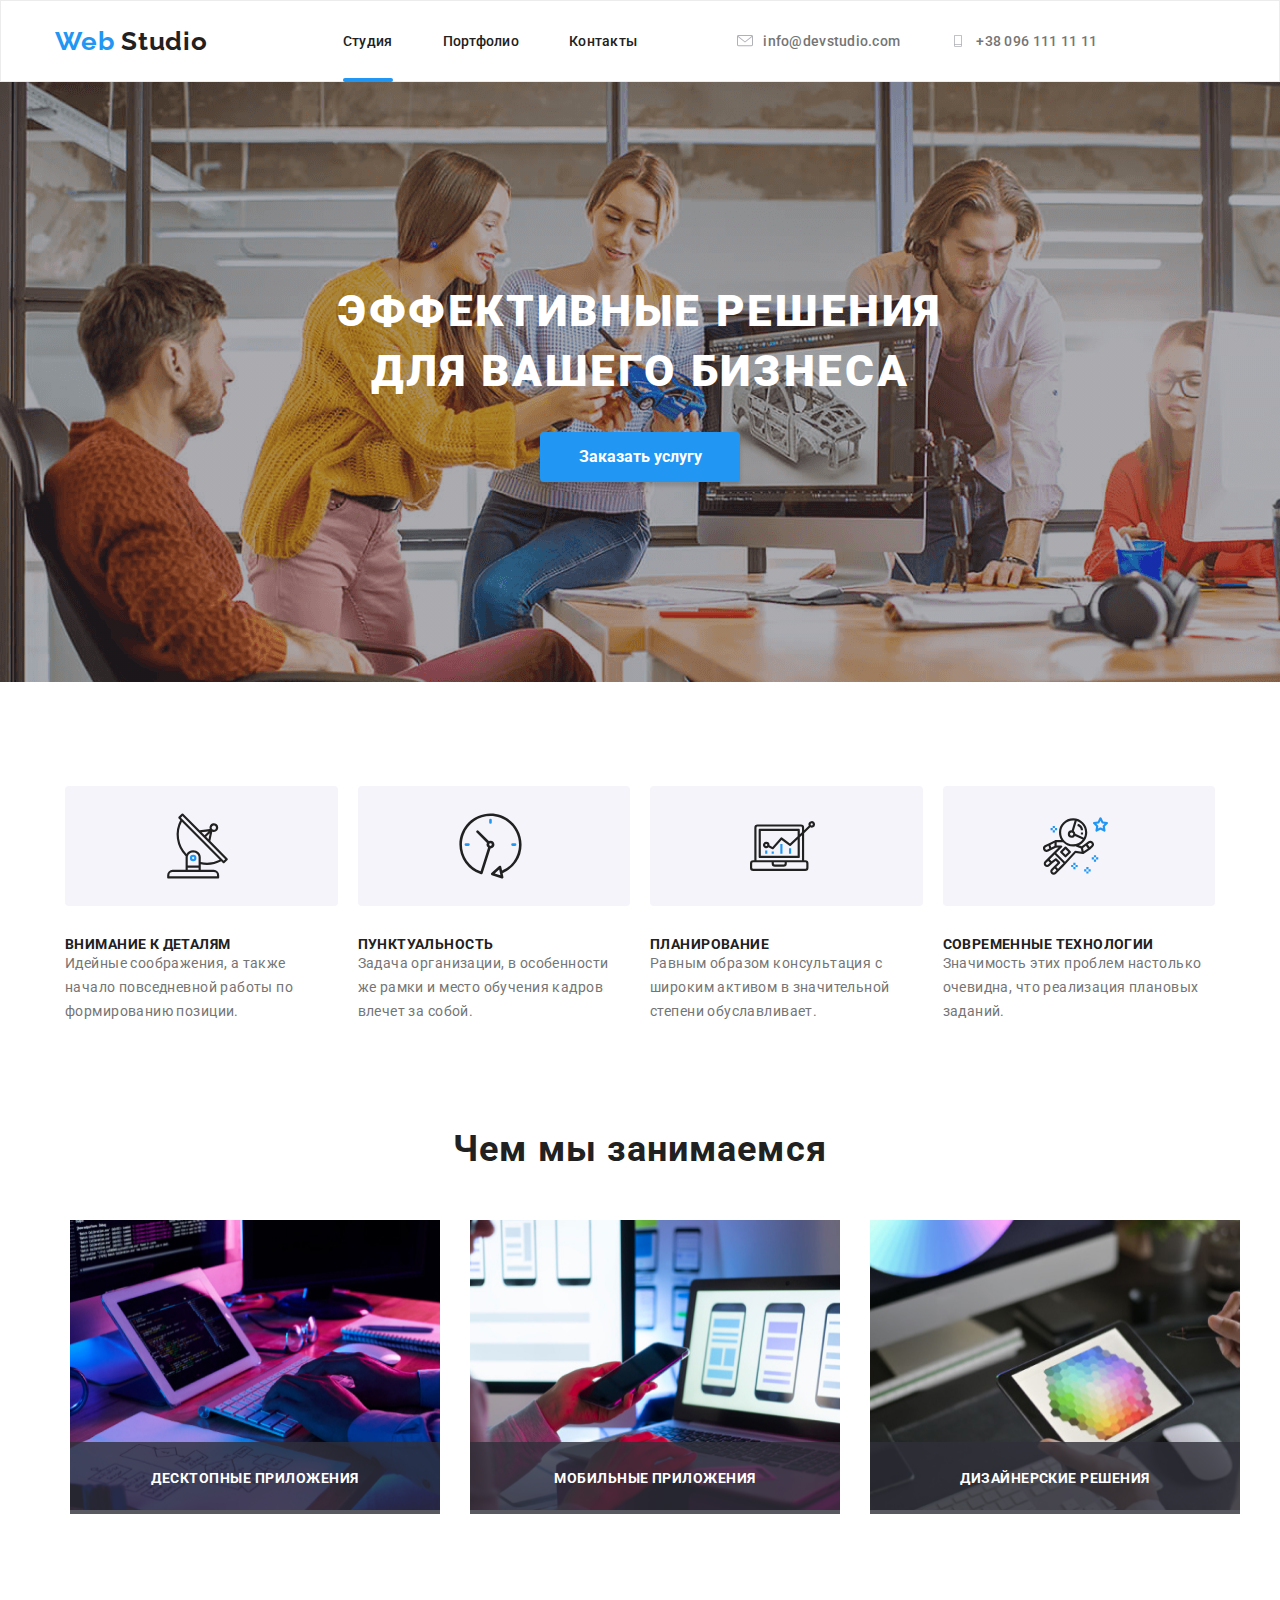
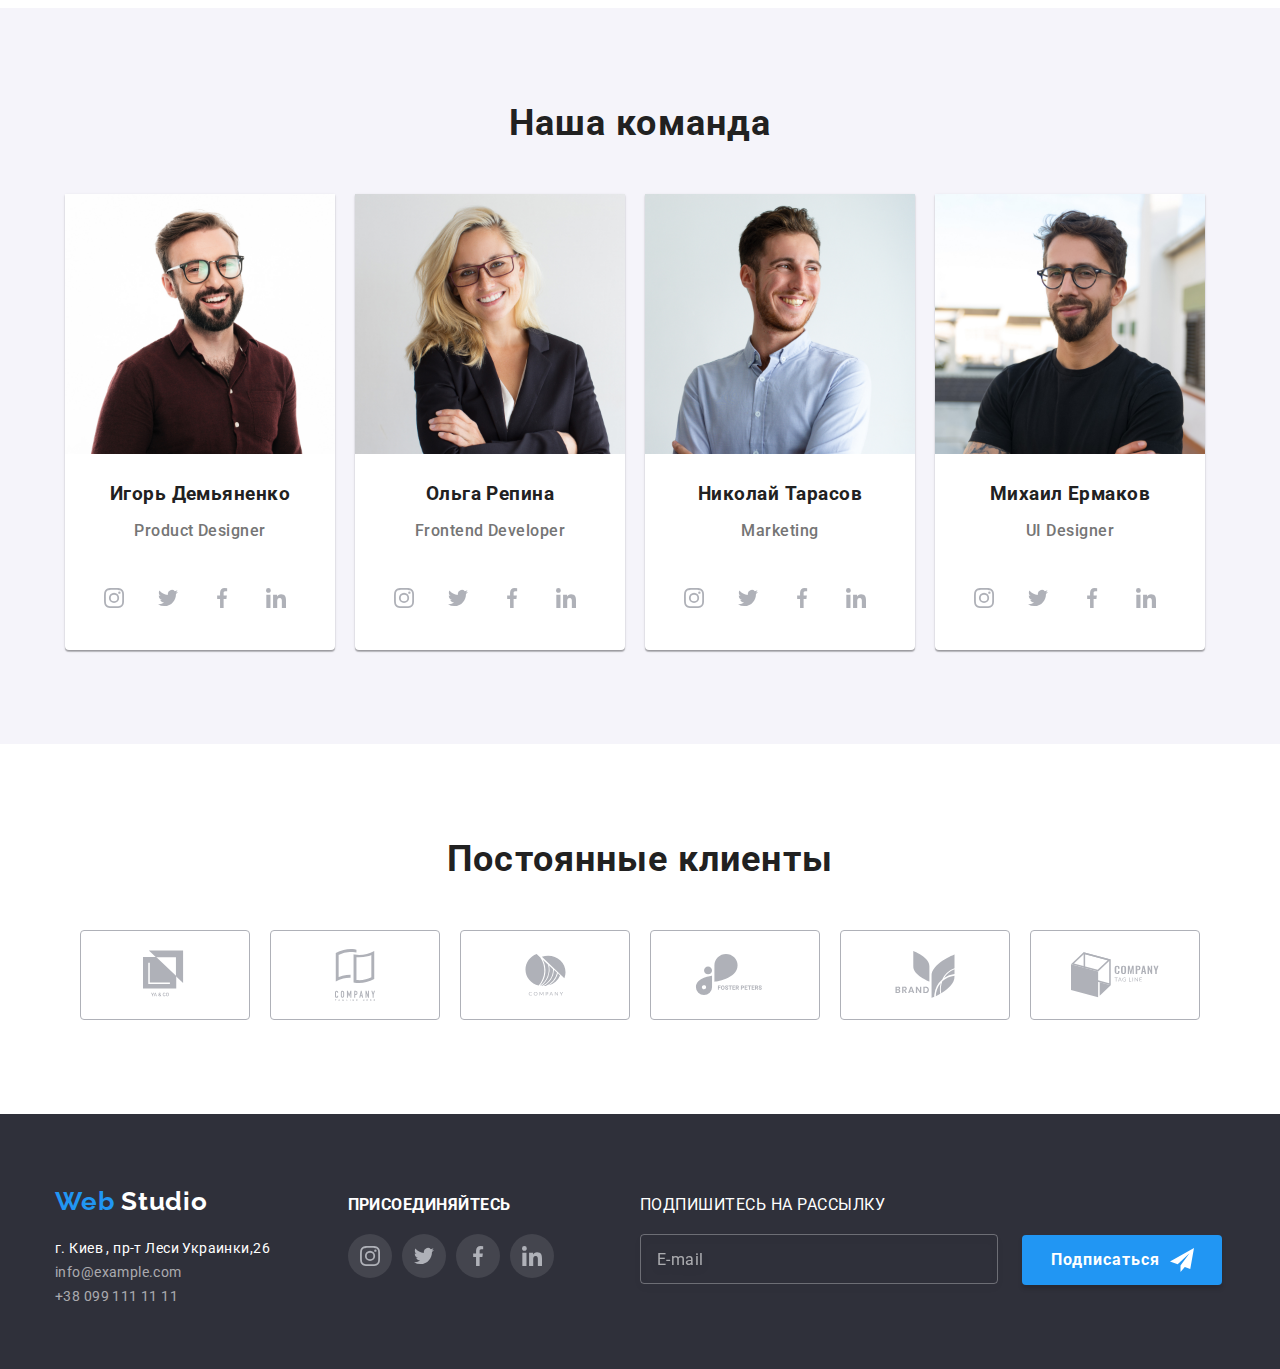
<file: index.html>
<!DOCTYPE html>
<html lang="ru">
	<head>
		<meta charset="UTF-8" />
		<meta name="viewport" content="width=device-width, initial-scale=1.0" />
		<meta http-equiv="X-UA-Compatible" content="ie=edge" />
		<link rel="icon" href="./favicon.ico" type="image/x-icon" />
		<link
			href="https://fonts.googleapis.com/css2?family=Raleway:wght@700&family=Roboto:wght@400;500;700;900&display=swap"
			rel="stylesheet"
		/>
		<link rel="stylesheet" href="./css/normalize.css" />
		<link rel="stylesheet" href="./css/style.css" />
		<title>Web Studio</title>
	</head>
	<body>
		<!-- Шапка сайту, навігація -->
		<header>
			<div class="container flex">
				<nav class="flex-header">
					<div class="logo">
						<!-- <img src="./images/logo.svg" alt="Логотип компанії" /> -->
						<a href="index.html" title="Main page">
							<span class="web">Web</span>
							<span class="studio">Studio</span>
						</a>
					</div>
					<ul class="link-menu list">
						<li class="item">
							<a href="https://ljubik.github.io/goit-markup-hw-06/index.html" class="menu-line current">Cтудия</a>
						</li>
						<li class="item"><a href="portfolio.html" class="menu-line">Портфолио</a></li>
						<li class="item"><a href="#contacts" class="menu-line">Контакты</a></li>
					</ul>
					<ul class="link-contact list">
						<li class="item">
							<a href="mailto:info@devstudio.com" class="link">
								<span class="link-item">
									<svg class="icon" width="10" height="16">
										<use xlink:href="./images/sprite.svg#icon_mail"></use>
									</svg>
								</span>

								<span>info@devstudio.com</span>
							</a>
						</li>
						<li class="item">
							<a href="tel:+380961111111" class="link">
								<span class="link-item">
									<svg class="icon" width="10" height="16">
										<use xlink:href="./images/sprite.svg#icon_mobile"></use>
									</svg>
								</span>

								<span>+38 096 111 11 11</span>
							</a>
						</li>
					</ul>
				</nav>
			</div>
		</header>
		<!-- Основний контент -->
		<main>
			<!-- розділ hero -->
			<section class="hero flex" title="Order a service">
				<div class="container">
					<div class="hero-center">
						<h1 class="hero-high-text">Эффективные решения для вашего бизнеса</h1>
						<button class="btn-hero" data-modal-open>Заказать услугу</button>
					</div>
				</div>
			</section>
			<!-- розділ benefits -->
			<section class="benefits flex" title="Benefits">
				<div class="container">
					<ul class="benefits-list list">
						<li class="benefits-item">
							<div class="rectangle1">
								<div class="rectangle1-img">
									<svg class="icon img">
										<use xlink:href="./images/sprite.svg#attentiontodetail"></use>
									</svg>
								</div>
							</div>
							<div class="rectangle1-txt">
								<h3>Внимание к деталям</h3>
								<p>Идейные соображения, а также начало повседневной работы по формированию позиции.</p>
							</div>
						</li>
						<li class="benefits-item">
							<div class="rectangle1">
								<div class="rectangle1-img">
									<svg class="icon">
										<use xlink:href="./images/sprite.svg#punctuality"></use>
									</svg>
								</div>
							</div>
							<div class="rectangle1-txt">
								<h3>Пунктуальность</h3>
								<p>Задача организации, в особенности же рамки и место обучения кадров влечет за собой.</p>
							</div>
						</li>
						<li class="benefits-item">
							<div class="rectangle1">
								<div class="rectangle1-img">
									<svg class="icon">
										<use xlink:href="./images/sprite.svg#planning"></use>
									</svg>
								</div>
							</div>
							<div class="rectangle1-txt">
								<h3>
									Планирование
								</h3>
								<p>Равным образом консультация с широким активом в значительной степени обуславливает.</p>
							</div>
						</li>
						<li class="benefits-item">
							<div class="rectangle1">
								<div class="rectangle1-img">
									<svg class="icon">
										<use xlink:href="./images/sprite.svg#technology"></use>
									</svg>
									<!-- <img src="./images/technology.svg" alt="Технологии" class="img" /> -->
								</div>
							</div>
							<div class="rectangle1-txt">
								<h3>
									Современные технологии
								</h3>
								<p>Значимость этих проблем настолько очевидна, что реализация плановых заданий.</p>
							</div>
						</li>
					</ul>
				</div>
			</section>
			<!-- розділ we-do -->
			<section class="we-do flex" title="What we do?">
				<div class="container">
					<h2 class="we-do-h-text">Чем мы занимаемся</h2>
					<div class="we-do-group">
						<ul class="we-do-list list">
							<li class="we-do-item">
								<div class="we-do-fig">
									<figure>
										<img src="./images/wedo-img1.jpg" alt="Зображення ноутбука" height="290" width="370" />
										<figcaption><div class="we-do-cap">Десктопные приложения</div></figcaption>
									</figure>
								</div>
							</li>
							<li class="we-do-item">
								<div class="we-do-fig">
									<figure>
										<img src="./images/wedo-img2.jpg" alt="Зображення мобільного" height="290" width="370" />
										<figcaption><div class="we-do-cap">Мобильные приложения</div></figcaption>
									</figure>
								</div>
							</li>
							<li class="we-do-item">
								<div class="we-do-fig">
									<figure>
										<img src="./images/wedo-img3.jpg" alt="Зображення сенсорного монітора" height="290" width="370" />
										<figcaption><div class="we-do-cap">Дизайнерские решения</div></figcaption>
									</figure>
								</div>
							</li>
						</ul>
					</div>
				</div>
			</section>
			<!-- розділ team -->
			<section class="team" title="Team">
				<div class="container team-container">
					<h2 class="team-h-text">Наша команда</h2>
					<ul class="team-list list">
						<li class="team-item">
							<div class="card">
								<img src="./images/img11.jpg" alt="Игорь Демьяненко" height="260" width="270" />
								<div class="team-card-info">
									<div class="team-title">
										<h3>Игорь Демьяненко</h3>
									</div>
									<p class="team-text" lang="en">Product Designer</p>
									<div class="social">
										<ul class="team-list list">
											<li class="team-card">
												<a
													href="https://instagram.com/"
													class="social-link"
													aria-label="Instagram"
													target="_blank"
													rel="noopener noreferrer"
												>
													<svg class="icon social" width="20" height="20">
														<use xlink:href="./images/sprite.svg#icon_instagram"></use>
													</svg>
												</a>
											</li>
											<li class="team-card">
												<a
													href="https://twitter.com/"
													class="social-link"
													aria-label="Twitter"
													target="_blank"
													rel="noopener noreferrer"
												>
													<svg class="icon social" width="20" height="20">
														<use xlink:href="./images/sprite.svg#icon_twitter"></use>
													</svg>
												</a>
											</li>
											<li class="team-card">
												<a
													href="https://facebook.com/"
													class="social-link"
													aria-label="Facebook"
													target="_blank"
													rel="noopener noreferrer"
												>
													<svg class="icon social" width="20" height="20">
														<use xlink:href="./images/sprite.svg#icon_facebook"></use>
													</svg>
												</a>
											</li>
											<li class="team-card">
												<a
													href="https://linkedin.com/"
													class="social-link"
													aria-label="Linkedin"
													target="_blank"
													rel="noopener noreferrer"
												>
													<svg class="icon social" width="20" height="20">
														<use xlink:href="./images/sprite.svg#icon_linkedin"></use>
													</svg>
												</a>
											</li>
										</ul>
									</div>
								</div>
							</div>
						</li>
						<li class="team-item">
							<div class="card">
								<img src="./images/img22.jpg" alt="Ольга Репина" height="260" width="270" />
								<div class="team-card-info">
									<div class="team-title">
										<h3>Ольга Репина</h3>
									</div>
									<p lang="en">Frontend Developer</p>
									<div class="social">
										<ul class="team-list list">
											<li class="team-card">
												<a
													href="https://instagram.com/"
													class="social-link"
													aria-label="Instagram"
													target="_blank"
													rel="noopener noreferrer"
												>
													<svg class="icon social" width="20" height="20">
														<use xlink:href="./images/sprite.svg#icon_instagram"></use>
													</svg>
												</a>
											</li>
											<li class="team-card">
												<a
													href="https://twitter.com/"
													class="social-link"
													aria-label="Twitter"
													target="_blank"
													rel="noopener noreferrer"
												>
													<svg class="icon social" width="20" height="20">
														<use xlink:href="./images/sprite.svg#icon_twitter"></use>
													</svg>
												</a>
											</li>
											<li class="team-card">
												<a
													href="https://facebook.com/"
													class="social-link"
													aria-label="Facebook"
													target="_blank"
													rel="noopener noreferrer"
												>
													<svg class="icon social" width="20" height="20">
														<use xlink:href="./images/sprite.svg#icon_facebook"></use>
													</svg>
												</a>
											</li>
											<li class="team-card">
												<a
													href="https://linkedin.com/"
													class="social-link"
													aria-label="Linkedin"
													target="_blank"
													rel="noopener noreferrer"
												>
													<svg class="icon social" width="20" height="20">
														<use xlink:href="./images/sprite.svg#icon_linkedin"></use>
													</svg>
												</a>
											</li>
										</ul>
									</div>
								</div>
							</div>
						</li>
						<li class="team-item">
							<div class="card">
								<img src="./images/img33.jpg" alt="Николай Тарасов" height="260" width="270" />
								<div class="team-card-info">
									<div class="team-title">
										<h3>Николай Тарасов</h3>
									</div>
									<p lang="en">Marketing</p>
									<div class="social">
										<ul class="team-list list">
											<li class="team-card">
												<a
													href="https://instagram.com/"
													class="social-link"
													aria-label="Instagram"
													target="_blank"
													rel="noopener noreferrer"
												>
													<svg class="icon social" width="20" height="20">
														<use xlink:href="./images/sprite.svg#icon_instagram"></use>
													</svg>
												</a>
											</li>
											<li class="team-card">
												<a
													href="https://twitter.com/"
													class="social-link"
													aria-label="Twitter"
													target="_blank"
													rel="noopener noreferrer"
												>
													<svg class="icon social" width="20" height="20">
														<use xlink:href="./images/sprite.svg#icon_twitter"></use>
													</svg>
												</a>
											</li>
											<li class="team-card">
												<a
													href="https://facebook.com/"
													class="social-link"
													aria-label="Facebook"
													target="_blank"
													rel="noopener noreferrer"
												>
													<svg class="icon social" width="20" height="20">
														<use xlink:href="./images/sprite.svg#icon_facebook"></use>
													</svg>
												</a>
											</li>
											<li class="team-card">
												<a
													href="https://linkedin.com/"
													class="social-link"
													aria-label="Linkedin"
													target="_blank"
													rel="noopener noreferrer"
												>
													<svg class="icon social" width="20" height="20">
														<use xlink:href="./images/sprite.svg#icon_linkedin"></use>
													</svg>
												</a>
											</li>
										</ul>
									</div>
								</div>
							</div>
						</li>
						<li class="team-item">
							<div class="card">
								<img src="./images/img44.jpg" alt="Михаил Ермаков" height="260" width="270" />
								<div class="team-card-info">
									<div class="team-title">
										<h3>Михаил Ермаков</h3>
									</div>
									<p lang="en">UI Designer</p>
									<div class="social">
										<ul class="team-list list">
											<li class="team-card">
												<a
													href="https://instagram.com/"
													class="social-link"
													aria-label="Instagram"
													target="_blank"
													rel="noopener noreferrer"
												>
													<svg class="icon social" width="20" height="20">
														<use xlink:href="./images/sprite.svg#icon_instagram"></use>
													</svg>
												</a>
											</li>
											<li class="team-card">
												<a
													href="https://twitter.com/"
													class="social-link"
													aria-label="Twitter"
													target="_blank"
													rel="noopener noreferrer"
												>
													<svg class="icon social" width="20" height="20">
														<use xlink:href="./images/sprite.svg#icon_twitter"></use>
													</svg>
												</a>
											</li>
											<li class="team-card">
												<a
													href="https://facebook.com/"
													class="social-link"
													aria-label="Facebook"
													target="_blank"
													rel="noopener noreferrer"
												>
													<svg class="icon social" width="20" height="20">
														<use xlink:href="./images/sprite.svg#icon_facebook"></use>
													</svg>
												</a>
											</li>
											<li class="team-card">
												<a
													href="https://linkedin.com/"
													class="social-link"
													aria-label="Linkedin"
													target="_blank"
													rel="noopener noreferrer"
												>
													<svg class="icon social" width="20" height="20">
														<use xlink:href="./images/sprite.svg#icon_linkedin"></use>
													</svg>
												</a>
											</li>
										</ul>
									</div>
								</div>
							</div>
						</li>
					</ul>
				</div>
			</section>
			<!-- розділ сlients -->
			<section class="clients" title="Clients">
				<div class="container">
					<h2 class="clients-h-text">Постоянные клиенты</h2>
					<div class="clients-cont flex">
						<ul class="clients-list">
							<li class="clients-card list">
								<div class="clients-logo">
									<a href="#" target="_blank" rel="noopener noreferrer" class="link-clients">
										<svg class="icon-clients icon" width="44" height="50">
											<use href="./images/sprite.svg#logo_1"></use>
										</svg>
									</a>
								</div>
							</li>
							<li class="clients-card list">
								<div class="clients-logo">
									<a href="#" target="_blank" rel="noopener noreferrer" class="link-clients">
										<svg class="icon-clients icon" width="40" height="52">
											<use href="./images/sprite.svg#logo_2"></use>
										</svg>
									</a>
								</div>
							</li>
							<li class="clients-card list">
								<div class="clients-logo">
									<a href="#" target="_blank" rel="noopener noreferrer" class="link-clients">
										<svg class="icon-clients icon" width="41" height="42">
											<use href="./images/sprite.svg#logo_3"></use>
										</svg>
									</a>
								</div>
							</li>
							<li class="clients-card list">
								<div class="clients-logo">
									<a href="#" target="_blank" rel="noopener noreferrer" class="link-clients">
										<svg class="icon-clients icon" width="80" height="42">
											<use href="./images/sprite.svg#logo_4"></use>
										</svg>
									</a>
								</div>
							</li>
							<li class="clients-card list">
								<div class="clients-logo">
									<a href="#" target="_blank" rel="noopener noreferrer" class="link-clients">
										<svg class="icon-clients icon" width="60" height="47">
											<use href="./images/sprite.svg#logo_5"></use>
										</svg>
									</a>
								</div>
							</li>
							<li class="clients-card list">
								<div class="clients-logo">
									<a href="#" target="_blank" rel="noopener noreferrer" class="link-clients">
										<svg class="icon-clients icon" width="88" height="46">
											<use href="./images/sprite.svg#logo_6"></use>
										</svg>
									</a>
								</div>
							</li>
						</ul>
					</div>
				</div>
			</section>
		</main>
		<!-- Нижня частина сайту -->
		<footer id="contacts">
			<div class="container">
				<div class="footer">
					<ul class="foot-list list">
						<li class="foot-address">
							<div class="logo">
								<a href="index.html" title="Main page">
									<span class="web">Web</span>
									<span class="studio-down">Studio</span>
									<br />
								</a>
							</div>
							<div class="address">
								<address>г. Киев , пр-т Леси Украинки,26</address>

								<p><a href="mailto:info@example.com" class="down-cont-link">info@example.com</a></p>
								<p><a href="tel:380991111111" class="down-cont-link">+38 099 111 11 11</a></p>
							</div>
						</li>
						<li class="foot-social">
							<h4>Присоединяйтесь</h4>
							<div class="social">
								<ul class="team-list list">
									<li class="foot-social-card">
										<a
											href="https://instagram.com/"
											class="social-link"
											aria-label="Instagram"
											target="_blank"
											rel="noopener noreferrer"
										>
											<svg class="icon social" width="20" height="20">
												<use xlink:href="./images/sprite.svg#icon_instagram"></use>
											</svg>
										</a>
									</li>
									<li class="foot-social-card">
										<a
											href="https://twitter.com/"
											class="social-link"
											aria-label="Twitter"
											target="_blank"
											rel="noopener noreferrer"
										>
											<svg class="icon social" width="20" height="20">
												<use xlink:href="./images/sprite.svg#icon_twitter"></use>
											</svg>
										</a>
									</li>
									<li class="foot-social-card">
										<a
											href="https://facebook.com/"
											class="social-link"
											aria-label="Facebook"
											target="_blank"
											rel="noopener noreferrer"
										>
											<svg class="icon social" width="20" height="20">
												<use xlink:href="./images/sprite.svg#icon_facebook"></use>
											</svg>
										</a>
									</li>
									<li class="foot-social-card">
										<a
											href="https://linkedin.com/"
											class="social-link"
											aria-label="Linkedin"
											target="_blank"
											rel="noopener noreferrer"
										>
											<svg class="icon social" width="20" height="20">
												<use xlink:href="./images/sprite.svg#icon_linkedin"></use>
											</svg>
										</a>
									</li>
								</ul>
							</div>
						</li>
						<li class="foot-subscribe">
							<label for="mail">Подпишитесь на рассылку</label>

							<form action="#" method="post" id="usrform" class="form-subscribe">
								<input type="email" name="email" class="inpt-mail" id="mail" placeholder="E-mail" />
								<div class="foot-pos-button">
									<button class="btn-subscribe" type="submit">
										Подписаться
										<svg width="24" height="24">
											<use href="./images/sprite.svg#telegram"></use>
										</svg>
									</button>
								</div>
							</form>
						</li>
					</ul>
				</div>
			</div>
		</footer>
		<!-- Модальне вікно -->
		<div class="backdrop is-hidden" data-modal>
			<div class="modal">
				<button class="btn-close-modal" data-modal-close>
					<svg class="icon" width="18" height="18">
						<use xlink:href="./images/sprite.svg#icon_close"></use>
					</svg>
				</button>
				<h2>Оставьте свои данные, мы вам перезвоним</h2>
				<form method="post" id="subscribe-form">
					<div class="form">
						<label for="name">Имя</label>
						<input type="name" name="name" id="name" required />
						<svg width="18" height="18" class="icon">
							<use xlink:href="./images/SVG/user-name.svg#user-name"></use>
						</svg>
					</div>
					<div class="form">
						<label for="tel">Телефон</label>
						<input type="tel" name="tel" id="tel" required />
						<svg width="18" height="18" class="icon">
							<use xlink:href="./images/SVG/user-tel.svg#user-tel"></use>
						</svg>
					</div>
					<div class="form">
						<label for="mailbox">Почта</label>
						<input type="email" name="mailbox" id="mailbox" class="input" required />
						<svg width="18" height="18" class="icon">
							<use xlink:href="./images/SVG/user-mail.svg#user-mail"></use>
						</svg>
					</div>
					<div class="form">
						<label for="comment">Коментарий</label>
						<textarea name="comment" id="comment" cols="5" rows="" placeholder="Введите текст"></textarea>
					</div>
					<div role="group" class="agreement">
						<label for="agreement-checkbox">
							<input type="checkbox" name="agreement" id="agreement-checkbox" required />
							<span class="agreement-icon"></span>
							Соглашаюсь с рассылкой и принимаю
							<a class="agreement-link" target="_blank" rel="noopener noreferrer" href="./license.html">
								Условия договора
							</a>
						</label>
					</div>
					<button type="submit" class="agreement-submit">Отправить</button>
				</form>
			</div>
		</div>
		<script src="./js/modal.js"></script>
	</body>
</html>
</file>
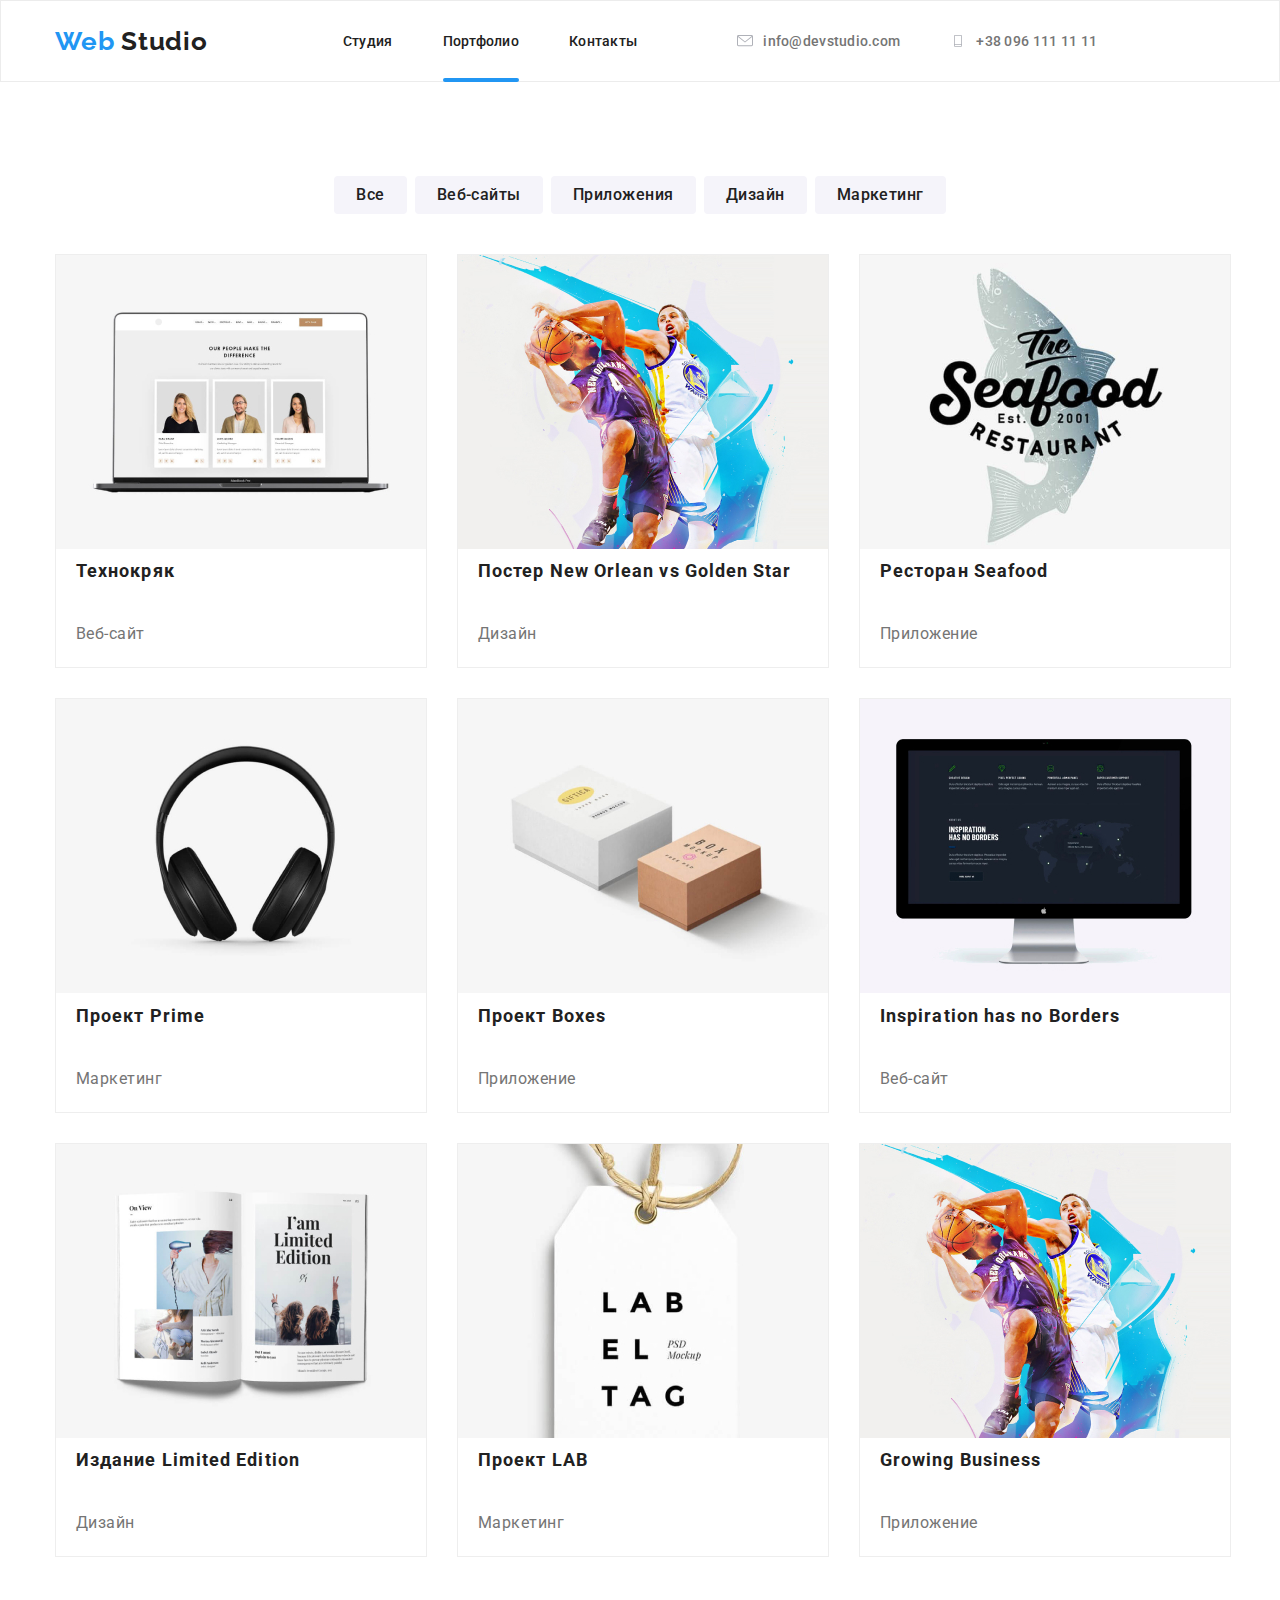
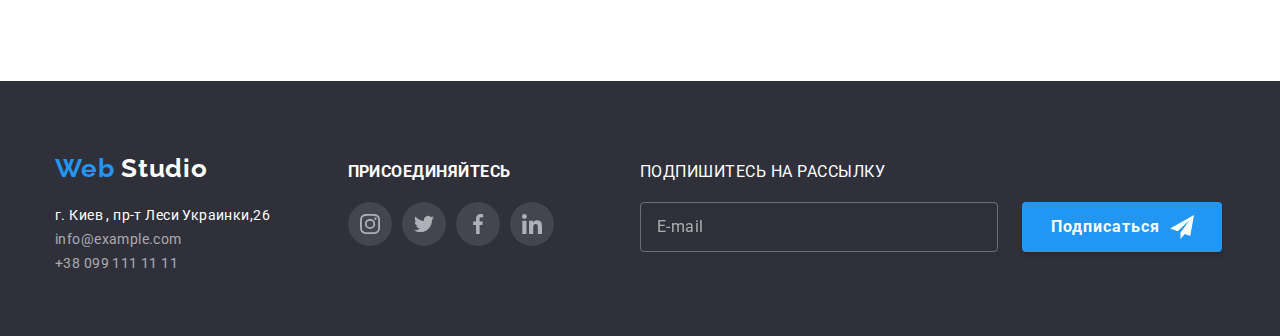
<file: portfolio.html>
<!DOCTYPE html>
<html lang="ru">
	<head>
		<meta charset="UTF-8" />
		<meta name="viewport" content="width=device-width, initial-scale=1.0" />
		<meta http-equiv="X-UA-Compatible" content="ie=edge" />
		<link rel="icon" href="./favicon.ico" type="image/x-icon" />
		<link
			href="https://fonts.googleapis.com/css2?family=Raleway:wght@700&family=Roboto:wght@400;500;700;900&display=swap"
			rel="stylesheet"
		/>
		<link rel="stylesheet" href="./css/normalize.css" />
		<link rel="stylesheet" href="./css/style.css" />
		<title>Web Studio - portfolio</title>
	</head>
	<body>
		<!-- Шапка сайту -->
		<header>
			<div class="container flex">
				<nav class="flex-header">
					<div class="logo">
						<!-- <img src="./images/logo.svg" alt="Логотип компанії" /> -->
						<a href="index.html" title="Main page">
							<span class="web">Web</span>
							<span class="studio">Studio</span>
						</a>
					</div>
					<ul class="link-menu list">
						<li class="item">
							<a href="https://ljubik.github.io/goit-markup-hw-06/index.html" class="menu-line">Cтудия</a>
						</li>
						<li class="item"><a href="portfolio.html" class="menu-line current">Портфолио</a></li>
						<li class="item"><a href="#contacts" class="menu-line">Контакты</a></li>
					</ul>
					<ul class="link-contact list">
						<li class="item">
							<a href="mailto:info@devstudio.com" class="link">
								<span class="link-item">
									<svg class="icon" width="10" height="16">
										<use xlink:href="./images/sprite.svg#icon_mail"></use>
									</svg>
								</span>

								<span>info@devstudio.com</span>
							</a>
						</li>
						<li class="item">
							<a href="tel:+380961111111" class="link">
								<span class="link-item">
									<svg class="icon" width="10" height="16">
										<use xlink:href="./images/sprite.svg#icon_mobile"></use>
									</svg>
								</span>

								<span>+38 096 111 11 11</span>
							</a>
						</li>
					</ul>
				</nav>
			</div>
		</header>
		<!-- Основний контент -->
		<main>
			<h1 hidden>Портфоліо, галерея робіт</h1>
			<!-- розділ galery -->
			<section class="gallery-section" title="Gallery">
				<div class="container">
					<ul class="btn-gal-group list">
						<li class="btn-gal-item"><button class="btn btn-gallery">Все</button></li>
						<li class="btn-gal-item"><button class="btn btn-gallery">Веб-сайты</button></li>
						<li class="btn-gal-item"><button class="btn btn-gallery">Приложения</button></li>
						<li class="btn-gal-item"><button class="btn btn-gallery">Дизайн</button></li>
						<li class="btn-gal-item"><button class="btn btn-gallery">Маркетинг</button></li>
					</ul>
					<div class="gallery">
						<ul class="gallery-list list">
							<li class="gal-item">
								<div class="card-gallery">
									<div class="gal-card-img">
										<a href="#">
											<img src="images/portfolio-1.jpg" alt="Photo portfolio" width="370" height="294" />
										</a>
										<div class="gal-card-overlay">
											<div class="gal-card-actions">
												<div class="gal-card-text">
													Технокряк это современная площадка распространения коронавируса. Компании используют эту
													платформу для цифрового шпионажа и атак на защищённые сервера конкурентов.
												</div>
											</div>
										</div>
									</div>

									<div class="gal-card-info">
										<h2 class="gal-title">Технокряк</h2>

										<p class="gal-text">Веб-сайт</p>
									</div>
								</div>
							</li>
							<li class="gal-item">
								<div class="card-gallery">
									<div class="gal-card-img">
										<a href="#">
											<img src="images/portfolio-2.jpg" alt="Photo portfolio" width="370" height="294" />
										</a>
										<div class="gal-card-overlay">
											<div class="gal-card-actions">
												<div class="gal-card-text"></div>
											</div>
										</div>
									</div>
									<div class="gal-card-info">
										<h2 class="gal-title">Постер New Orlean vs Golden Star</h2>

										<p class="gal-text">Дизайн</p>
									</div>
								</div>
							</li>
							<li class="gal-item">
								<div class="card-gallery">
									<div class="gal-card-img">
										<a href="#">
											<img src="images/portfolio-3.jpg" alt="Photo portfolio" width="370" height="294" />
										</a>
										<div class="gal-card-overlay">
											<div class="gal-card-actions">
												<div class="gal-card-text"></div>
											</div>
										</div>
									</div>

									<div class="gal-card-info">
										<h2 class="gal-title">Ресторан Seafood</h2>

										<p class="gal-text">Приложение</p>
									</div>
								</div>
							</li>
							<li class="gal-item">
								<div class="card-gallery">
									<div class="gal-card-img">
										<a href="#">
											<img src="images/portfolio-4.jpg" alt="Photo portfolio" width="370" height="294" />
										</a>
										<div class="gal-card-overlay">
											<div class="gal-card-actions">
												<div class="gal-card-text"></div>
											</div>
										</div>
									</div>

									<div class="gal-card-info">
										<h2 class="gal-title">Проект Prime</h2>

										<p class="gal-text">Маркетинг</p>
									</div>
								</div>
							</li>
							<li class="gal-item">
								<div class="card-gallery">
									<div class="gal-card-img">
										<a href="#">
											<img src="images/portfolio-5.jpg" alt="Photo portfolio" width="370" height="294" />
										</a>
										<div class="gal-card-overlay">
											<div class="gal-card-actions">
												<div class="gal-card-text"></div>
											</div>
										</div>
									</div>

									<div class="gal-card-info">
										<h2 class="gal-title">Проект Boxes</h2>

										<p class="gal-text">Приложение</p>
									</div>
								</div>
							</li>
							<li class="gal-item">
								<div class="card-gallery">
									<div class="gal-card-img">
										<a href="#">
											<img src="images/portfolio-6.jpg" alt="Photo portfolio" width="370" height="294" />
										</a>
										<div class="gal-card-overlay">
											<div class="gal-card-actions">
												<div class="gal-card-text"></div>
											</div>
										</div>
									</div>

									<div class="gal-card-info">
										<h2 class="gal-title">Inspiration has no Borders</h2>

										<p class="gal-text">Веб-сайт</p>
									</div>
								</div>
							</li>
							<li class="gal-item">
								<div class="card-gallery">
									<div class="gal-card-img">
										<a href="#">
											<img src="images/portfolio-7.jpg" alt="Photo portfolio" width="370" height="294" />
										</a>
										<div class="gal-card-overlay">
											<div class="gal-card-actions">
												<div class="gal-card-text"></div>
											</div>
										</div>
									</div>

									<div class="gal-card-info">
										<h2 class="gal-title">Издание Limited Edition</h2>

										<p class="gal-text">Дизайн</p>
									</div>
								</div>
							</li>
							<li class="gal-item">
								<div class="card-gallery">
									<div class="gal-card-img">
										<a href="#">
											<img src="images/portfolio-8.jpg" alt="Photo portfolio" width="370" height="294" />
										</a>
										<div class="gal-card-overlay">
											<div class="gal-card-actions">
												<div class="gal-card-text"></div>
											</div>
										</div>
									</div>

									<div class="gal-card-info">
										<h2 class="gal-title">Проект LAB</h2>

										<p class="gal-text">Маркетинг</p>
									</div>
								</div>
							</li>
							<li class="gal-item">
								<div class="card-gallery">
									<div class="gal-card-img">
										<a href="#">
											<img src="images/portfolio-2.jpg" alt="Photo portfolio" width="370" height="294" />
										</a>
										<div class="gal-card-overlay">
											<div class="gal-card-actions">
												<div class="gal-card-text"></div>
											</div>
										</div>
									</div>

									<div class="gal-card-info">
										<h2 class="gal-title">Growing Business</h2>

										<p class="gal-text">Приложение</p>
									</div>
								</div>
							</li>
						</ul>
					</div>
				</div>
			</section>
		</main>
		<!-- Нижня частина сайту -->
		<footer id="contacts">
			<div class="container">
				<div class="footer">
					<ul class="foot-list list">
						<li class="foot-address">
							<div class="logo">
								<a href="index.html" title="Main page">
									<span class="web">Web</span>
									<span class="studio-down">Studio</span>
									<br />
								</a>
							</div>
							<div class="address">
								<address>г. Киев , пр-т Леси Украинки,26</address>

								<p><a href="mailto:info@example.com" class="down-cont-link">info@example.com</a></p>
								<p><a href="tel:380991111111" class="down-cont-link">+38 099 111 11 11</a></p>
							</div>
						</li>
						<li class="foot-social">
							<h4>Присоединяйтесь</h4>
							<div class="social">
								<ul class="team-list list">
									<li class="foot-social-card">
										<a
											href="https://instagram.com/"
											class="social-link"
											aria-label="Instagram"
											target="_blank"
											rel="noopener noreferrer"
										>
											<svg class="icon social" width="20" height="20">
												<use xlink:href="./images/sprite.svg#icon_instagram"></use>
											</svg>
										</a>
									</li>
									<li class="foot-social-card">
										<a
											href="https://twitter.com/"
											class="social-link"
											aria-label="Twitter"
											target="_blank"
											rel="noopener noreferrer"
										>
											<svg class="icon social" width="20" height="20">
												<use xlink:href="./images/sprite.svg#icon_twitter"></use>
											</svg>
										</a>
									</li>
									<li class="foot-social-card">
										<a
											href="https://facebook.com/"
											class="social-link"
											aria-label="Facebook"
											target="_blank"
											rel="noopener noreferrer"
										>
											<svg class="icon social" width="20" height="20">
												<use xlink:href="./images/sprite.svg#icon_facebook"></use>
											</svg>
										</a>
									</li>
									<li class="foot-social-card">
										<a
											href="https://linkedin.com/"
											class="social-link"
											aria-label="Linkedin"
											target="_blank"
											rel="noopener noreferrer"
										>
											<svg class="icon social" width="20" height="20">
												<use xlink:href="./images/sprite.svg#icon_linkedin"></use>
											</svg>
										</a>
									</li>
								</ul>
							</div>
						</li>
						<li class="foot-subscribe">
							<label for="mail">Подпишитесь на рассылку</label>

							<form action="#" method="post" id="usrform" class="form-subscribe">
								<input type="email" name="email" class="inpt-mail" id="mail" placeholder="E-mail" />
								<div class="foot-pos-button">
									<button class="btn-subscribe" type="submit">
										Подписаться
										<svg width="24" height="24">
											<use href="./images/sprite.svg#telegram"></use>
										</svg>
									</button>
								</div>
							</form>
						</li>
					</ul>
				</div>
			</div>
		</footer>
	</body>
</html>
</file>
<file: css/style.css>
html {
	box-sizing: border-box;
}

*,
*::before,
*::after {
	box-sizing: inherit;
	margin: 0;
	padding: 0;
	/*outline: 2px solid blue;*/
	-webkit-box-sizing: border-box; /* Нужно для мобильного WebKit */
	-moz-box-sizing: border-box; /* Нужно для Firefox */
}

/* *[ Index page style ]* */

/* font-family: 'Raleway', sans-serif;
font-family: 'Roboto', sans-serif; */

:root {
	--dark-color: #212121;
	--body-color: #757575;
	--icon-color: #afb1b8;
	--link-color: #2196f3;
	--light-color: #ffffff;
	--footer-bgcolor: #2f303a;
	--bkg-lite-color: #f5f4fa;
	--bkg-card-color: rgba(47, 48, 58, 0.8);
	--box-shadow-dark: rgba(0, 0, 0, 0.15);
}

body {
	font-family: "Roboto", sans-serif;
	font-style: normal;
	font-weight: normal;
	letter-spacing: 0.03em;
	color: var(--dark-color);
}

a {
	text-decoration: none;
	color: var(--dark-color);
	transition: color 250ms cubic-bezier(0.4, 0, 0.2, 1);
	transition: fill 250ms cubic-bezier(0.4, 0, 0.2, 1);
}

/* img {
	display: block;
	width: 100%;
	height: auto;
	clear: left;
} */

a:hover,
a:focus {
	color: var(--link-color);
	fill: var(--link-color);
	transition: color 250ms cubic-bezier(0.4, 0, 0.2, 1);
	transition: fill 250ms cubic-bezier(0.4, 0, 0.2, 1);
}

header {
	border: 1px solid #ececec;
}

.container {
	width: 1200px;
	padding-left: 15px;
	padding-right: 15px;
	margin-left: auto;
	margin-right: auto;
}

.flex {
	display: flex;
}

.flex-header {
	display: flex;
	align-items: center;
}

.nav {
	margin-top: 32px;
	margin-bottom: 32px;
}

.logo {
	font-family: "Raleway", sans-serif;
	font-style: normal;
	font-weight: bold;
	font-size: 26px;
	line-height: 1.192;
	letter-spacing: 0.03em;
	left: 215px;
	top: 24px;
	margin-right: 85px;
	display: inline-block;
}

.web {
	color: var(--link-color);
}

.studio {
	color: var(--dark-color);
}

.list {
	list-style: none;
	padding: 0;
	margin: 0;
}

.link-menu {
	display: flex;
	margin-left: 50px;
	padding-top: 32px;
	padding-bottom: 32px;
	font-size: 14px;
	font-weight: 500;
	letter-spacing: 0.02em;
}

.link-contact {
	display: flex;
	margin-left: 50px;
	padding-top: 32px;
	padding-bottom: 32px;
	flex-direction: row;
	font-size: 14px;
	font-weight: 500;
	letter-spacing: 0.02em;
}

.link-contact .link {
	display: flex;
}

.link-item {
	display: flex;
	align-items: center;
	margin-right: 10px;
}

.icon {
	fill: var(--icon-color);
	transition: color 250ms cubic-bezier(0.4, 0, 0.2, 1);
}

.link-contact svg {
	width: 16px;
	height: 12px;
	align-items: baseline;
}

.link-contact a {
	color: var(--body-color);
	fill: var(--link-color);
	transition: color 250ms cubic-bezier(0.4, 0, 0.2, 1);
}

.link .svg {
	display: inline;
	vertical-align: middle;
	transition: color 250ms cubic-bezier(0.4, 0, 0.2, 1);
}

.link-contact a:hover,
.link-contact a:focus,
.link-contact svg:hover,
.link-contact svg:focus {
	color: var(--link-color);
	--icon-color: var(--link-color);
	transition: color 250ms cubic-bezier(0.4, 0, 0.2, 1);
}

.item {
	margin-right: 50px;
	position: relative;
}

.menu-line::after {
	position: absolute;
	content: "";
	top: 45px;
	display: block;
	left: 0;
	bottom: 0;
	width: 100%;
	height: 4px;
	border-radius: 2px;
	background-color: var(--link-color);
	z-index: 2;
	opacity: 0;
	transform: scaleX(0);
	transition: transform 250ms cubic-bezier(0.4, 0, 0.2, 1), opacity 250ms cubic-bezier(0.4, 0, 0.2, 1);
}

.menu-line.current::after {
	opacity: 1;
	transform: scaleX(1);
}

.menu-line:hover::after {
	opacity: 1;
	transform: scaleX(1);
}

.hero {
	padding-bottom: 200px;
	padding-top: 200px;
	background-image: linear-gradient(rgba(47, 48, 58, 0.4), rgba(47, 48, 58, 0.4)), url(../images/Header_img_opt.png);
	max-width: 1600px;
	display: flex;
	flex-wrap: wrap;
	align-items: center;
	justify-content: center;
	margin: 0 auto;
}

.hero-center {
	text-align: center;
	margin: 0 auto;
}

.hero-high-text {
	font-family: "Roboto", sans-serif;
	font-style: normal;
	letter-spacing: 0.06em;
	color: var(--light-color);
	width: 696px;
	font-weight: 900;
	font-size: 44px;
	line-height: 1.363;
	text-transform: uppercase;
	text-align: center;
	display: flex;
	justify-content: center;
	align-items: center;
	margin: 0 auto;
	padding-bottom: 30px;
}

.btn-hero {
	margin: 0 auto;
	font-weight: bold;
	font-size: 16px;
	line-height: 1.875;
	display: flex;
	align-items: center;
	color: var(--light-color);
	border: none;
	border-radius: 4px;
	box-shadow: 0px 4px 4px rgba(0, 0, 0, 0.15);
	background: var(--link-color);
	width: 200px;
	padding: 10px;
	justify-content: center;
	align-items: center;
	transition: background-color 250ms cubic-bezier(0.4, 0, 0.2, 1);
}

.btn-hero:hover,
.btn-hero:focus,
.btn-subscribe:hover,
.btn-subscribe:focus {
	background: var(--link-color);
	border-radius: 4px;
	/* box-shadow: 0px 4px 4px rgba(0, 0, 0, 0.15); */
	box-shadow: 0px 4px 4px var(--dark-color);
	cursor: pointer;
	border: none;
	/*ефект зникання*/
	/* transform: scale(2, 0.5);  */
	/* opacity: 0; */
	transition: background-color 250ms cubic-bezier(0.4, 0, 0.2, 1);
}

.btn-hero:active,
.btn-subscribe:active {
	border: none;
}

.benefits {
	padding-top: 94px;
	padding-bottom: 94px;
}

.benefits p {
	font-size: 14px;
	line-height: 1.71;
	letter-spacing: 0.03em;
	color: var(--body-color);
}

.benefits h3 {
	font-weight: bold;
	font-size: 14px;
	line-height: 1.143;
	letter-spacing: 0.03em;
	text-transform: uppercase;
	color: var (--dark-color);
}

.benefits-list {
	display: flex;
}

.benefits-item {
	margin: 10px;
	width: calc((100% - 30px * 2) / 4);
}

.rectangle1 {
	border-radius: 4px;
	display: flex;
	flex-wrap: wrap;
	justify-items: center;
	/* width: calc((100%-30px * 3) / 4); */
	background-color: var(--bkg-lite-color);
	padding-left: 100px;
	padding-top: 25px;
	padding-right: 100px;
	padding-bottom: 25px;
}

.img {
	border-style: none;
	display: block; /* для прибирання пропусків пiсля інлайн компонентів */
}

.rectangle1-img {
	display: flex;
	align-items: center;
	justify-content: center;
}

.rectangle1-img .icon {
	fill: var(--icon-color);
	width: 65px;
	height: 70px;
}

.rectangle1-txt {
	display: flex;
	flex-wrap: wrap;
	padding-top: 30px;
}

.we-do {
	font-weight: bold;
	letter-spacing: 0.03em;
	/* padding-top: 94px; */
	padding-bottom: 94px;
}

.we-do-group {
	display: flex;
	padding-left: 15px;
	padding-right: 15px;
}

.we-do-list {
	display: flex;
}

.we-do-item {
	width: calc((100% - 30px * 2) / 3);
}

.we-do-item:nth-child(even) {
	margin-right: 30px;
	margin-left: 30px;
}

.we-do-fig figcaption {
	font-size: 14px;
	line-height: 1.143;
	text-transform: uppercase;
	text-align: center;
	display: block;
	position: absolute;
	bottom: 0px;
	left: 0px;
	width: 100%;
}

figure {
	position: relative;
}

.we-do-cap {
	display: flex;
	padding-bottom: 28px;
	padding-top: 28px;
	justify-content: center;
	background-color: var(--bkg-card-color);
	color: var(--light-color);
	width: 100%;
}

.team {
	background: var(--bkg-lite-color);
	display: flex;
	flex-wrap: nowrap;
	padding-top: 94px;
	padding-bottom: 94px;
}

.team-container {
	flex-wrap: nowrap;
}

.team-list {
	display: flex;
	flex-wrap: wrap;
}

.team-item {
	display: flex;
	margin-left: 10px;
	margin-right: 10px;
}

.we-do-h-text,
.team-h-text,
.clients-h-text {
	font-family: "Roboto", sans-serif;
	font-style: normal;
	font-weight: bold;
	font-size: 36px;
	line-height: 1.167;
	color: var(--dark-color);
	text-align: center;
	letter-spacing: 0.03em;
	padding-bottom: 50px;
}

.card {
	width: 270px;
	background: var(--light-color);
	box-shadow: 0px 1px 3px rgba(0, 0, 0, 0.12), 0px 1px 1px rgba(0, 0, 0, 0.14), 0px 2px 1px rgba(0, 0, 0, 0.2);
	border-radius: 0px 0px 4px 4px;
	display: flex;
	flex-wrap: wrap;
	justify-content: center;
}

.team-card-info {
	display: flex;
	flex-wrap: wrap;
	padding-top: 30px;
	padding-bottom: 30px;
	flex-direction: column;
}

.social-link {
	display: flex;
	justify-content: center;
	align-items: center;
	width: 44px;
	height: 44px;
	border-radius: 50%;
	transition: background-color 250ms cubic-bezier(0.4, 0, 0.2, 1);
}

.social {
	display: flex;
	justify-content: center;
	flex-wrap: nowrap;
	background-color: transparent;
}

.team-title {
	display: flex;
	justify-content: center;
	flex-wrap: wrap;
}

.card h3 {
	text-align: center;
}

.card p {
	font-weight: 500;
	font-size: 16px;
	line-height: 1.875;
	color: var(--body-color);
	text-align: center;
	padding-top: 10px;
	padding-bottom: 10px;
}

.team-card {
	flex-wrap: nowrap;
	padding-right: 10px;
	transition: background-color 250ms cubic-bezier(0.4, 0, 0.2, 1);
}

.team-card svg {
	display: flex;
	width: 20px;
	height: 20px;
	justify-content: center;
}

.team-card a:hover,
.team-card a:focus,
.social-link:hover,
.social-link:focus {
	color: var(--link-color);
	--icon-color: var(--light-color);
	background: var(--link-color);
	border-radius: 50%;
	opacity: 1;
	transition: background-color 250ms cubic-bezier(0.4, 0, 0.2, 1);
	/* transition: background-color 0.2s ease-in; */
}

.clients {
	letter-spacing: 0.03em;
	padding-top: 94px;
	padding-bottom: 94px;
}

.clients-cont {
	display: inline;
	flex-wrap: nowrap;
}

.clients-list {
	display: flex;
	justify-content: center;
}

.clients-card {
	display: flex;
	flex-direction: row;
	margin-left: 10px;
	margin-right: 10px;
	justify-content: center;
	align-items: center;
}

.link-clients {
	display: flex;
	width: 170px;
	height: 90px;
	border: 1px solid #afb1b8;
	border-radius: 4px;
	vertical-align: middle;
	justify-content: center;
	align-items: center;
	/* transition-duration: 1s;
	transition-property: all; */
	transition: border 1s cubic-bezier(0.4, 0, 0.2, 1);
	/* transition: color 1s cubic-bezier(0.4, 0, 0.2, 1); */
}

.clients-logo svg {
	display: flex;
	justify-content: center;
	/* fill: var(--icon-color); */
}

.link-clients:hover,
.link-clients:focus {
	border: 1px solid var(--link-color);
	color: var(--link-color);
	--icon-color: var(--link-color);
	/* fill: var(--link-color); */
	/* background: var(--link-color); */
	/* background: currentColor; */
	opacity: 1;
	transition-property: all;
	/* transition: background-color 1s cubic-bezier(0.4, 0, 0.2, 1); */
	transition: color 1s cubic-bezier(0.4, 0, 0.2, 1);
	transition: border 1s cubic-bezier(0.4, 0, 0.2, 1);
	transition: --icon-color 1s cubic-bezier(0.4, 0, 0.2, 1);
	transition: fill 1s cubic-bezier(0.4, 0, 0.2, 1);
	/* transition: background-color 1s cubic-bezier(0.4, 0, 0.2, 1);
	transition: background 1s cubic-bezier(0.4, 0, 0.2, 1); */
}

footer {
	left: 1px;
	background: var(--footer-bgcolor);
	color: var(--light-color);
	display: flex;
}

.footer {
	display: flex;
	/* padding: 30px; */
	/* padding-left: 30px;
	padding-right: 30px; */
	/* width: calc(100% / 2); */
}

.foot-list {
	display: flex;
	flex-wrap: nowrap;
	width: 100%;
	/* width: calc((100% - 30px * 2) / 3); */
	align-items: baseline;
}

.foot-address {
	display: flex;
	flex-wrap: wrap;
	padding-top: 72px;
	padding-bottom: 60px;
	font-size: 14px;
	line-height: 1.71;
	letter-spacing: 0.03em;
	width: 25%;
	align-items: baseline;
}

.foot-social {
	display: flex;
	flex-wrap: wrap;
	text-transform: uppercase;
	padding-top: 72px;
	/* padding-left: 70px; */
	width: 25%;
	align-items: baseline;
}

.social .team-list {
	display: flex;
	align-items: baseline;
	padding-top: 20px;
}

.foot-social-card {
	background: rgba(255, 255, 255, 0.1);
	border-radius: 50%;
	display: flex;
	flex-wrap: nowrap;
	/* padding-top: 20px;
	padding-right: 10px; */
	margin-right: 10px;
	width: 44px;
	height: 44px;
	align-items: baseline;
}

.foot-subscribe {
	display: flex;
	flex-wrap: wrap;
	text-transform: uppercase;
	padding-top: 72px;
	/* padding-left: 93px; */
	width: 50%;
	position: relative;
	align-items: baseline;
}

.studio-down {
	color: var(--light-color);
	display: inline;
}

.address {
	display: flex;
	flex-wrap: wrap;
	display: inline-block;
	padding-top: 20px;
}

address {
	font-style: normal;
}

.down-cont-link {
	color: rgba(255, 255, 255, 0.6);
	transition: color 250ms cubic-bezier(0.4, 0, 0.2, 1);
}

.down-cont-link:hover,
.down-cont-link:focus {
	transition: color 250ms cubic-bezier(0.4, 0, 0.2, 1);
}

.form-subscribe {
	/* box-shadow: 0px 4px 4px rgba(0, 0, 0, 0.15); */
	border-radius: 4px;
	display: flex;
	flex-wrap: nowrap;
	align-items: baseline;
}

.inpt-mail {
	margin-top: 20px;
	margin-right: 12px;
	width: 358px;
	height: 50px;
	background: transparent;
	padding: 15px 16px;
	border: 1px solid rgba(255, 255, 255, 0.3);
	box-sizing: border-box;
	filter: drop-shadow(0px 4px 4px rgba(0, 0, 0, 0.15));
	border-radius: 4px;
	color: #ffffff;
	overflow: visible;
}

.inpt-mail::placeholder {
	font-size: 16px;
	line-height: 1.25;
	display: flex;
	align-items: center;
	letter-spacing: 0.03em;
	color: rgba(255, 255, 255, 0.6);
}

.inpt-mail:hover {
	box-shadow: 0px 4px 4px rgba(0, 0, 0, 0.15);
	transition: box-shadow 250ms cubic-bezier(0.4, 0, 0.2, 1);
}

.btn-subscribe {
	color: var(--light-color);
	background-color: var(--link-color);
	font-style: normal;
	font-weight: bold;
	font-size: 16px;
	line-height: 1.875;
	display: inline-block;
	align-items: center;

	letter-spacing: 0.06em;
	border-radius: 4px;
	box-shadow: 0px 4px 4px rgba(0, 0, 0, 0.15);
	padding-left: 29px;
	/* padding-right: 62px;
	padding-top: 10px;
	padding-bottom: 10px; */
	border: none;
	text-align: left;

	position: relative;
	width: 200px;
	height: 50px;
	margin-left: 12px;
	transition: box-shadow 250ms cubic-bezier(0.4, 0, 0.2, 1);
	color: #ffffff;
}

.foot-pos-button {
	/* position: relative; */
	/* top: 108px; */
	display: flex;
	align-items: baseline;
	padding-top: 20px;
}

/* .btn-subscribe::after {
	content: "";
	display: block;
	margin-right: 16px;
	background-image: url(../images/icon/icon_send.svg);
	background-repeat: no-repeat;
} */

.btn-subscribe > svg {
	position: absolute;
	top: 13px;
	right: 28px;
}

.btn-subscribe:hover {
	cursor: pointer;
	transition: box-shadow 250ms cubic-bezier(0.4, 0, 0.2, 1);
}

/* *[ Modal window style ]* */

.backdrop {
	position: fixed;
	top: 0;
	left: 0;
	bottom: 0;
	width: 100%;
	background-color: rgba(25, 28, 38, 0.8);
	pointer-events: initial;
	z-index: 100;
	opacity: 1;
	transition: opacity 250ms cubic-bezier(0.4, 0, 0.2, 1);
}

.backdrop.is-hidden {
	/* visibility: hidden; */
	pointer-events: none;
	opacity: 0;
	transition: opacity 250ms cubic-bezier(0.4, 0, 0.2, 1);
}

.backdrop.is-hidden .modal {
	transform: translate(-50%, -50%) scale(1.1);
}

.modal {
	width: 528px;
	display: flex;
	flex-direction: column;
	min-width: 528px;
	min-height: 581px;
	height: 80%;
	padding: 40px;
	box-sizing: border-box;
	position: relative;
	top: 50%;
	left: 50%;
	box-shadow: 0px 1px 3px rgba(0, 0, 0, 0.12), 0px 1px 1px rgba(0, 0, 0, 0.14), 0px 2px 1px rgba(0, 0, 0, 0.2);
	border-radius: 4px;
	background: var(--light-color);
	transform: translate(-50%, -50%) scale(1);
	transition: transform 250ms cubic-bezier(0.4, 0, 0.2, 1);
	z-index: 101;
}

.btn-close-modal {
	position: absolute;
	top: 15px;
	right: 15px;
	width: 30px;
	height: 30px;
	border-radius: 50%;
	padding-top: 9px;
	padding-left: 9px;
	padding-right: 9px;
	padding-bottom: 9px;
	border: 1px solid rgba(0, 0, 0, 0.1);
	/* border: 1px solid var(--dark-color); */
	background-color: var(--light-color);
	color: var(--light-color);
	cursor: pointer;
	z-index: 302;
}

.btn-close-modal > svg {
	transition: fill 250ms cubic-bezier(0.4, 0, 0.2, 1);
}

.btn-close-modal:hover,
.btn-close-modal:focus,
.btn-close-modal:hover > svg,
.btn-close-modal:focus > svg {
	--dark-color: var(--link-color);
	transition: fill 0.2s ease-in;
	fill: var(--link-color);
	cursor: pointer;
}

/* .btn-close-modal > svg {
	display: flex;
	justify-items: center;
	align-content: center;
	padding-right: 5px;
	padding-left: 5px;
	padding-top: 5px;
} */

.modal > h2 {
	font-weight: bold;
	font-size: 20px;
	line-height: 1.15;
	text-align: center;
	letter-spacing: 0.03em;
	color: var(--dark-color);
}

form {
	box-shadow: none;
}

.form:first-child {
	position: relative;
	margin-top: 12px;
	background-color: var(--light-color);
}

.form:not(:first-child) {
	position: relative;
	margin-top: 10px;
	background-color: var(--light-color);
}

.form > label {
	display: flex;
	flex-direction: column;
	font-size: 12px;
	line-height: 1.17;
	letter-spacing: 0.01em;
	background-color: var(--light-color);
	color: var(--body-color);
}

.form > svg {
	position: absolute;
	top: 29px;
	left: 15px;
	fill: var(--dark-color);
	transition: fill 250ms cubic-bezier(0.4, 0, 0.2, 1);
}

.form > input:focus-within + svg {
	fill: var(--link-color);
}

.form > input {
	margin-top: 4px;
	width: 448px;
	height: 40px;
	border: 1px solid rgba(33, 33, 33, 0.2);
	box-sizing: border-box;
	border-radius: 4px;
	padding-left: 42px;
	transition: outline-color 250ms cubic-bezier(0.4, 0, 0.2, 1);
	background-color: var(--light-color);
}

.form input:hover,
.form input:hover + svg,
.form textarea:hover {
	border-color: var(--link-color);
	fill: var(--link-color);
	--dark-color: var(--link-color);
	transition: outline-color 250ms cubic-bezier(0.4, 0, 0.2, 1);
}

.form > input:focus-within + svg,
.form > input:focus {
	outline-color: var(--link-color);
	transition: outline-color 250ms cubic-bezier(0.4, 0, 0.2, 1);
	--dark-color: var(--link-color);
	fill: var(--link-color);
}

/* .input:hover,
svg:hover,
.input:focus,
svg:focus,
.input:active {
	--dark-color: var(--link-color);
} */

.form > textarea {
	resize: none;
	box-sizing: border-box;
	margin-top: 4px;
	padding: 12px 16px;
	width: 448px;
	height: 120px;
	border: 1px solid rgba(33, 33, 33, 0.2);
	border-radius: 4px;
}

.form > textarea::placeholder {
	resize: none;
	font-size: 12px;
	line-height: 1.17;
	letter-spacing: 0.01em;
	color: rgba(117, 117, 117, 0.5);
}

.form > textarea:focus-within {
	outline-color: var(--link-color);
}

.agreement {
	display: flex;
	align-items: baseline;
	justify-content: center;
	margin-top: 10px;
}

.agreement > label {
	display: flex;
	align-items: center;
	font-size: 14px;
	line-height: 1.71;
	letter-spacing: 0.03em;
	color: var(--body-color);
	margin-left: 7px;
}

.agreement > label:hover {
	cursor: pointer;
}

.agreement-link {
	margin-left: 3px;
	color: var(--link-color);
}

.agreement > label > input {
	-webkit-appearance: none;
	-moz-appearance: none;
	appearance: none;
} /* для накладання кастюмного чекбоксу */

.agreement-icon {
	display: inline-block;
	box-sizing: border-box;
	margin-right: 7px;
	width: 16px;
	height: 15px;
	background-image: url(../images/SVG/uncheckedbox.svg);
	border-radius: 2px;
	background-repeat: no-repeat;
	background-size: contain;
	transition: background-image 250ms cubic-bezier(0.4, 0, 0.2, 1);
}

.agreement > label > input:checked + .agreement-icon {
	background: var(--link-color) url(../images/SVG/checkedbox.svg);
	background-size: contain;
	transition: background-image 250ms cubic-bezier(0.4, 0, 0.2, 1);
}

.agreement-submit {
	font-weight: bold;
	font-size: 16px;
	line-height: 1.87;
	display: flex;
	align-items: center;
	text-align: center;
	letter-spacing: 0.06em;
	color: var(--light-color);
	padding: 10px 55px;
	background: #188ce8;
	box-shadow: 0px 4px 4px rgba(0, 0, 0, 0.15);
	border-radius: 4px;
	margin-left: auto;
	margin-right: auto;
	margin-top: 30px;
	transition: background-color 250ms cubic-bezier(0.4, 0, 0.2, 1);
}

.agreement-submit:hover {
	background: var(--link-color);
	box-shadow: 0px 4px 4px rgba(0, 0, 0, 0.15);
	border-radius: 4px;
	cursor: pointer;
	transition: background-color 250ms cubic-bezier(0.4, 0, 0.2, 1);
}

/* *[ Portfolio page style ]* */
.gallery-section {
	display: flex;
	padding-bottom: 94px;
	padding-top: 94px;
}

.gallery {
	display: flex;
	width: 1176px;
	padding-top: 40px;
}

.btn-gal-group {
	display: flex;
	justify-content: center;
}

.btn {
	background: var(--bkg-lite-color);
	border-radius: 4px;
}

.btn:hover,
.btn:focus {
	background-color: var(--link-color);
	/* border: 2px solid var(--link-color); */
	border: none;
	box-shadow: 0px 3px 1px rgba(0, 0, 0, 0.1), 0px 1px 2px rgba(0, 0, 0, 0.08), 0px 2px 2px rgba(0, 0, 0, 0.12);
	color: var(--light-color);
	cursor: pointer;
	transition: background-color 250ms cubic-bezier(0.4, 0, 0.2, 1);
}

.btn-gallery {
	background: var(--bkg-lite-color);
	border-radius: 4px;
	border: none;
	border-color: var(--bkg-lite-color);
	font-weight: 500;
	font-size: 16px;
	line-height: 1.625;
	letter-spacing: 0.03em;
	color: var(--dark-color);
	padding-left: 22px;
	padding-right: 22px;
	padding-top: 6px;
	padding-bottom: 6px;
	margin-left: 4px;
	margin-right: 4px;
}

.gallery-list {
	display: flex;
	flex-wrap: wrap;
	justify-content: space-between;
}

.gal-item {
	width: calc((100% - 30px * 2) / 3);
	margin-bottom: 30px;
}

.gal-item:hover {
	box-shadow: 0px 1px 1px rgba(0, 0, 0, 0.12), 0px 4px 4px rgba(0, 0, 0, 0.06), 1px 4px 6px rgba(0, 0, 0, 0.16);
	/* border-radius: 0px 0px 4px 4px; */
}

.card-gallery {
	background: var(--light-color);
	border: 1px solid #eeeeee;
	box-sizing: border-box;
	/* box-shadow: 1px 4px 6px rgba(0, 0, 0, 0.16), 0px 4px 4px rgba(0, 0, 0, 0.06), 0px 1px 1px rgba(0, 0, 0, 0.12); */
	/* border-radius: 0px 0px 4px 4px; */
	display: flex;
	flex-wrap: wrap;
	border: 1px solid #eeeeee;
	box-sizing: border-box;
	position: relative;
}

.gal-card-img {
	position: relative;
}

.gal-card-overlay {
	position: absolute;
	top: 0;
	left: 0;
	width: 100%;
	height: 100%;
	background-color: rgba(33, 150, 243, 0.9);
	transform: translateY(100%);
	opacity: 0;
	transition: transform 250ms cubic-bezier(0.4, 0, 0.2, 1), opacity 250ms cubic-bezier(0.4, 0, 0.2, 1);
}

.card-gallery:hover .gal-card-overlay {
	transform: translateX(0);
	opacity: 1;
}

.gal-card-actions {
	position: absolute;
	display: flex;
	top: 0;
	left: 0;
	transform: translate(-50%, -50%);
	opacity: 0;
	transition: opacity 250ms cubic-bezier(0.4, 0, 0.2, 1) 250ms;
}

.card-gallery:hover .gal-card-actions {
	opacity: 1;
}

.gal-card-text {
	font-style: normal;
	font-weight: normal;
	font-size: 18px;
	line-height: 1.56;
	letter-spacing: 0.03em;
	color: var(--light-color);
	position: absolute;
	display: block;
	left: 24px;
	right: 24px;
	top: 63px;
	bottom: 63px;
	width: 322px;
}

.gal-card-info {
	flex-wrap: wrap;
	padding-left: 20px;
}

.card-gallery h2 {
	font-size: 18px;
	line-height: 2;
	letter-spacing: 0.06em;
	color: var(--dark-color);
}

.card-gallery p {
	display: flex;
	margin-top: 30px;
	margin-bottom: 18px;
	font-weight: normal;
	font-size: 16px;
	line-height: 1.875;
	letter-spacing: 0.03em;
	color: var(--body-color);
}

.gallery-txt {
	display: flex;
	color: var(--light-color);
}
</file>
